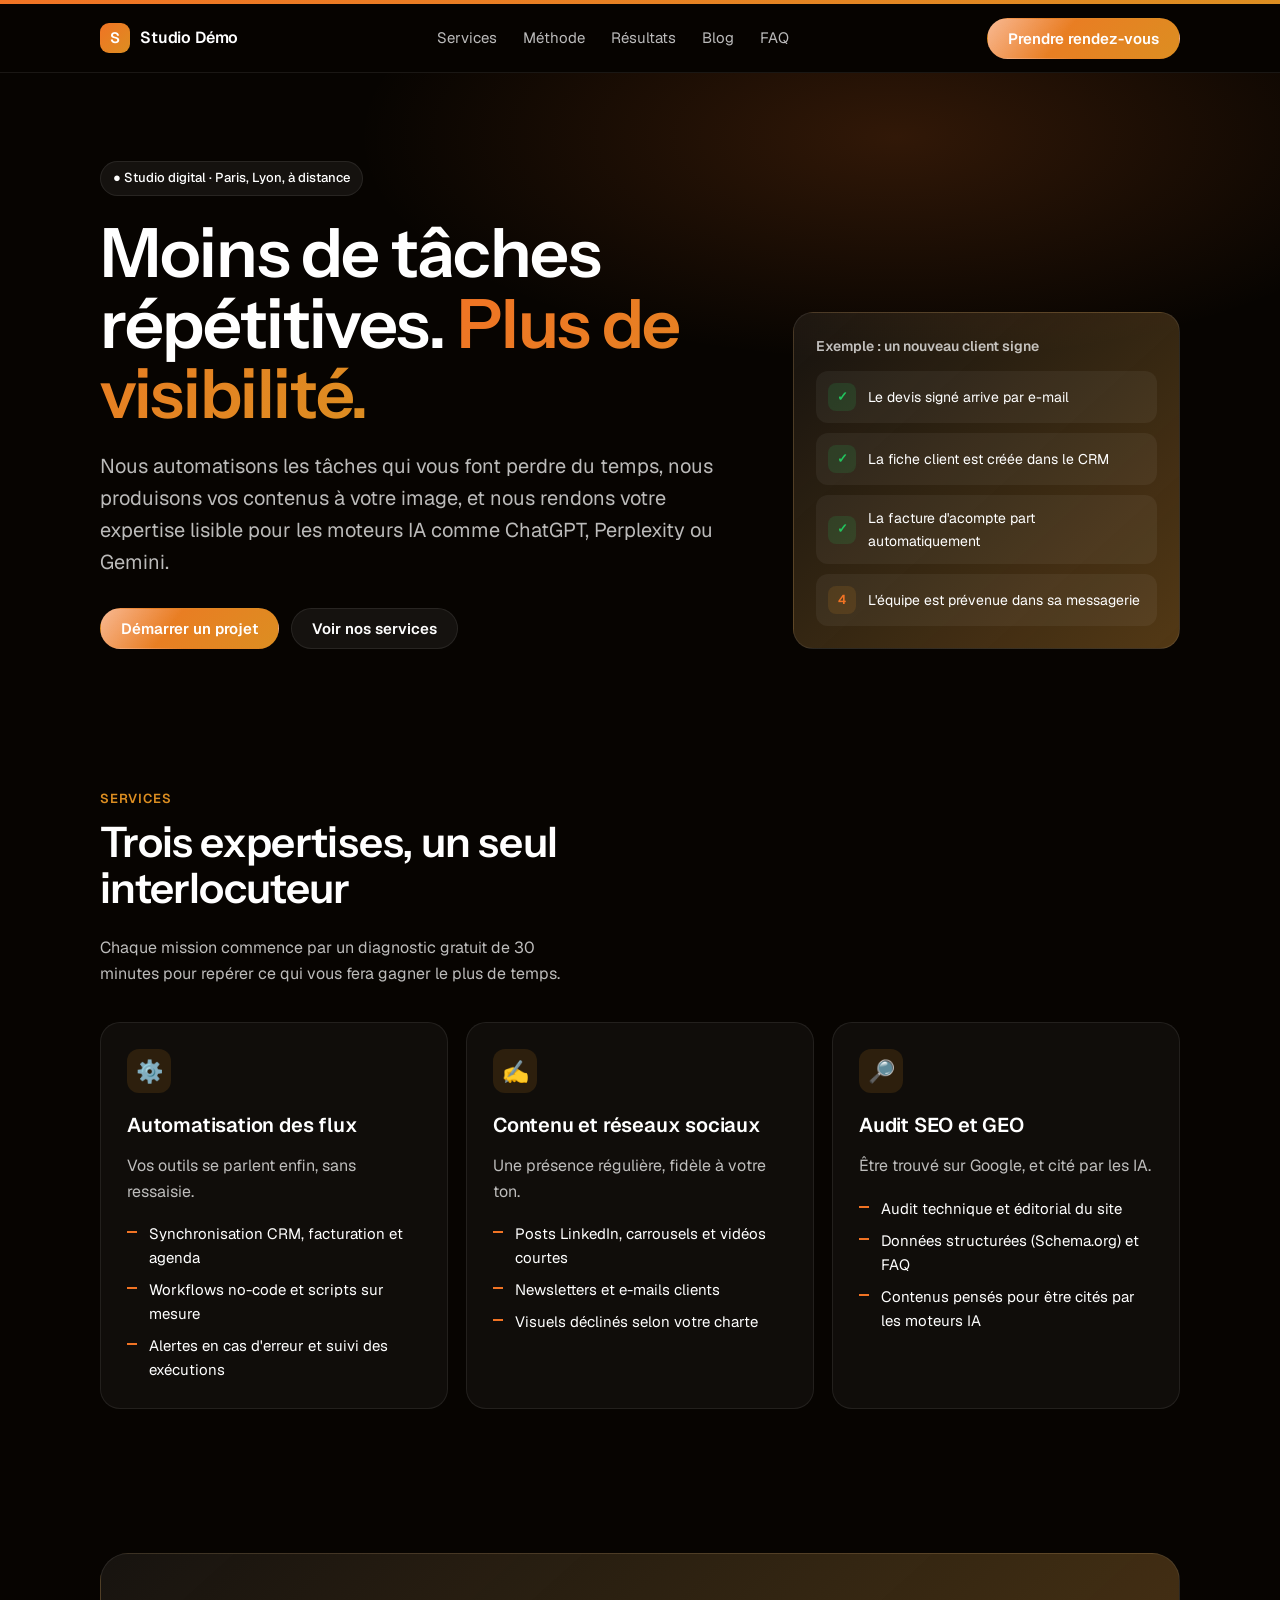
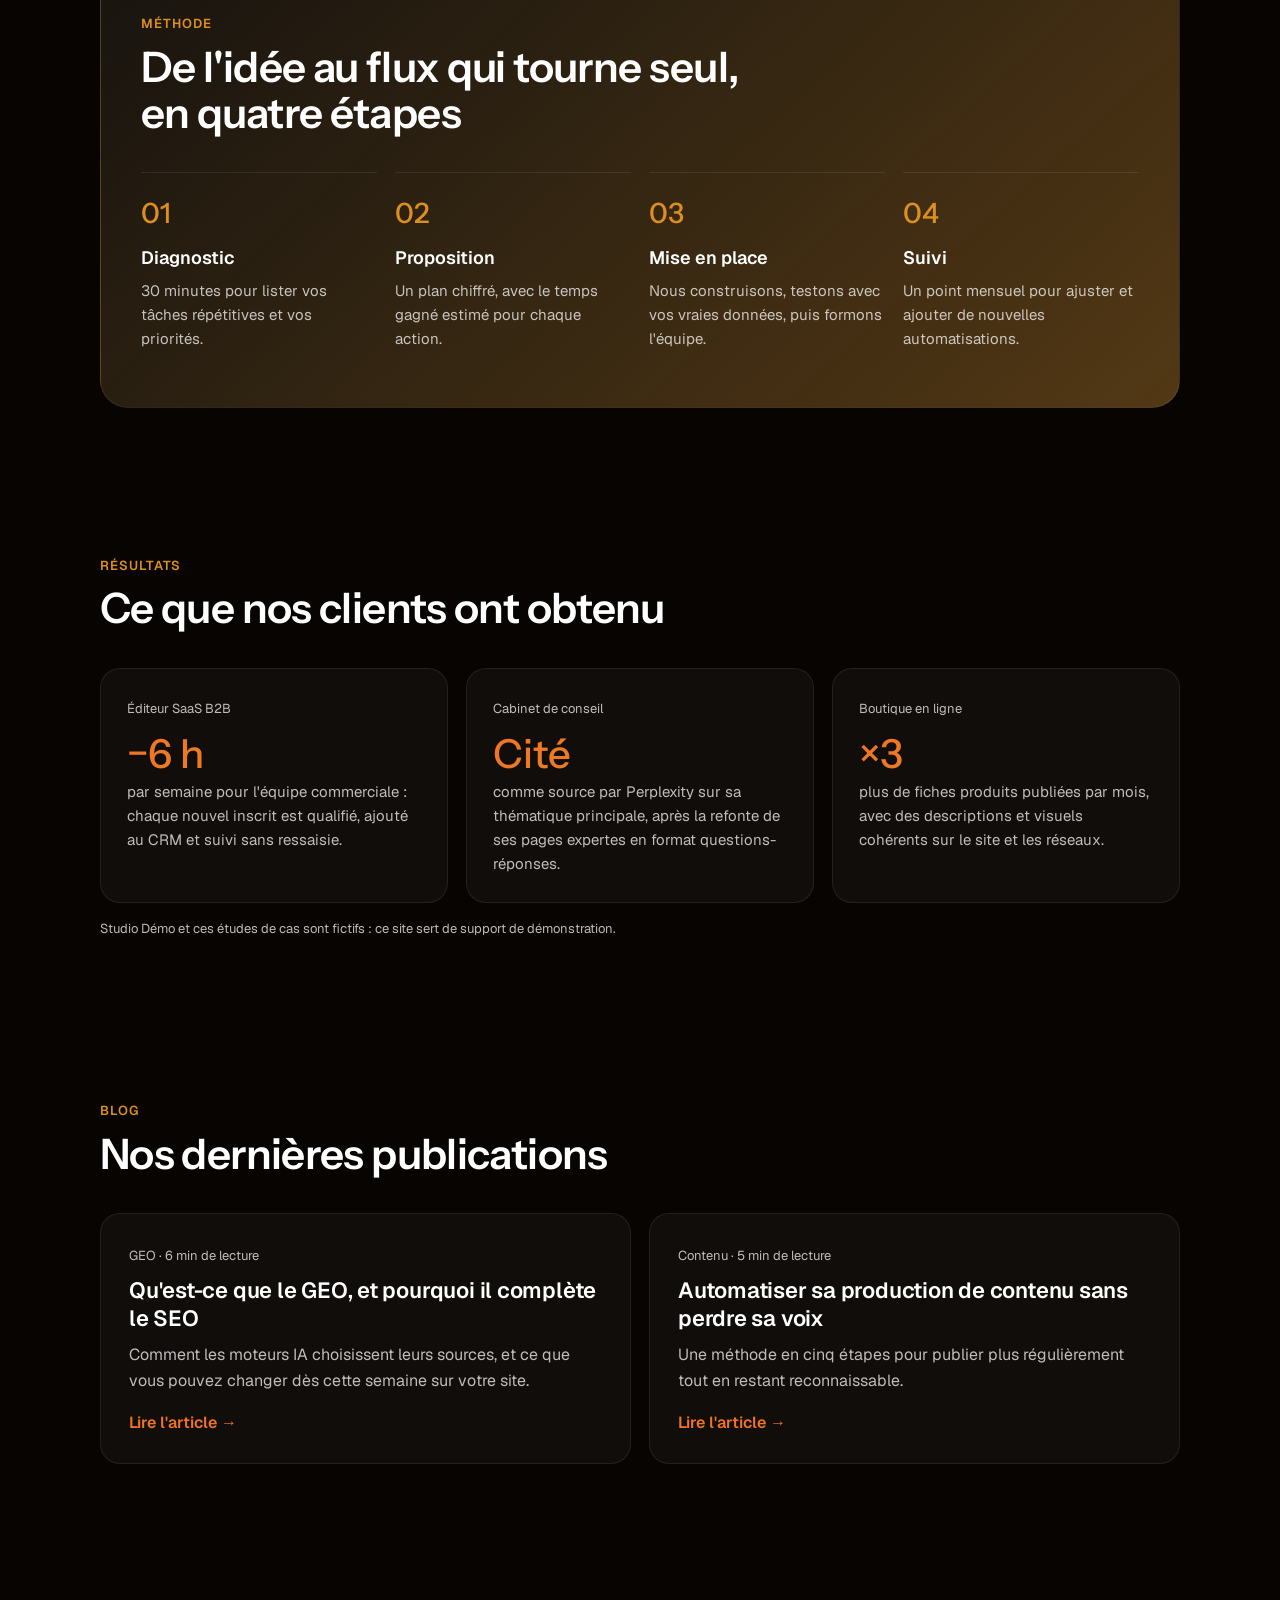
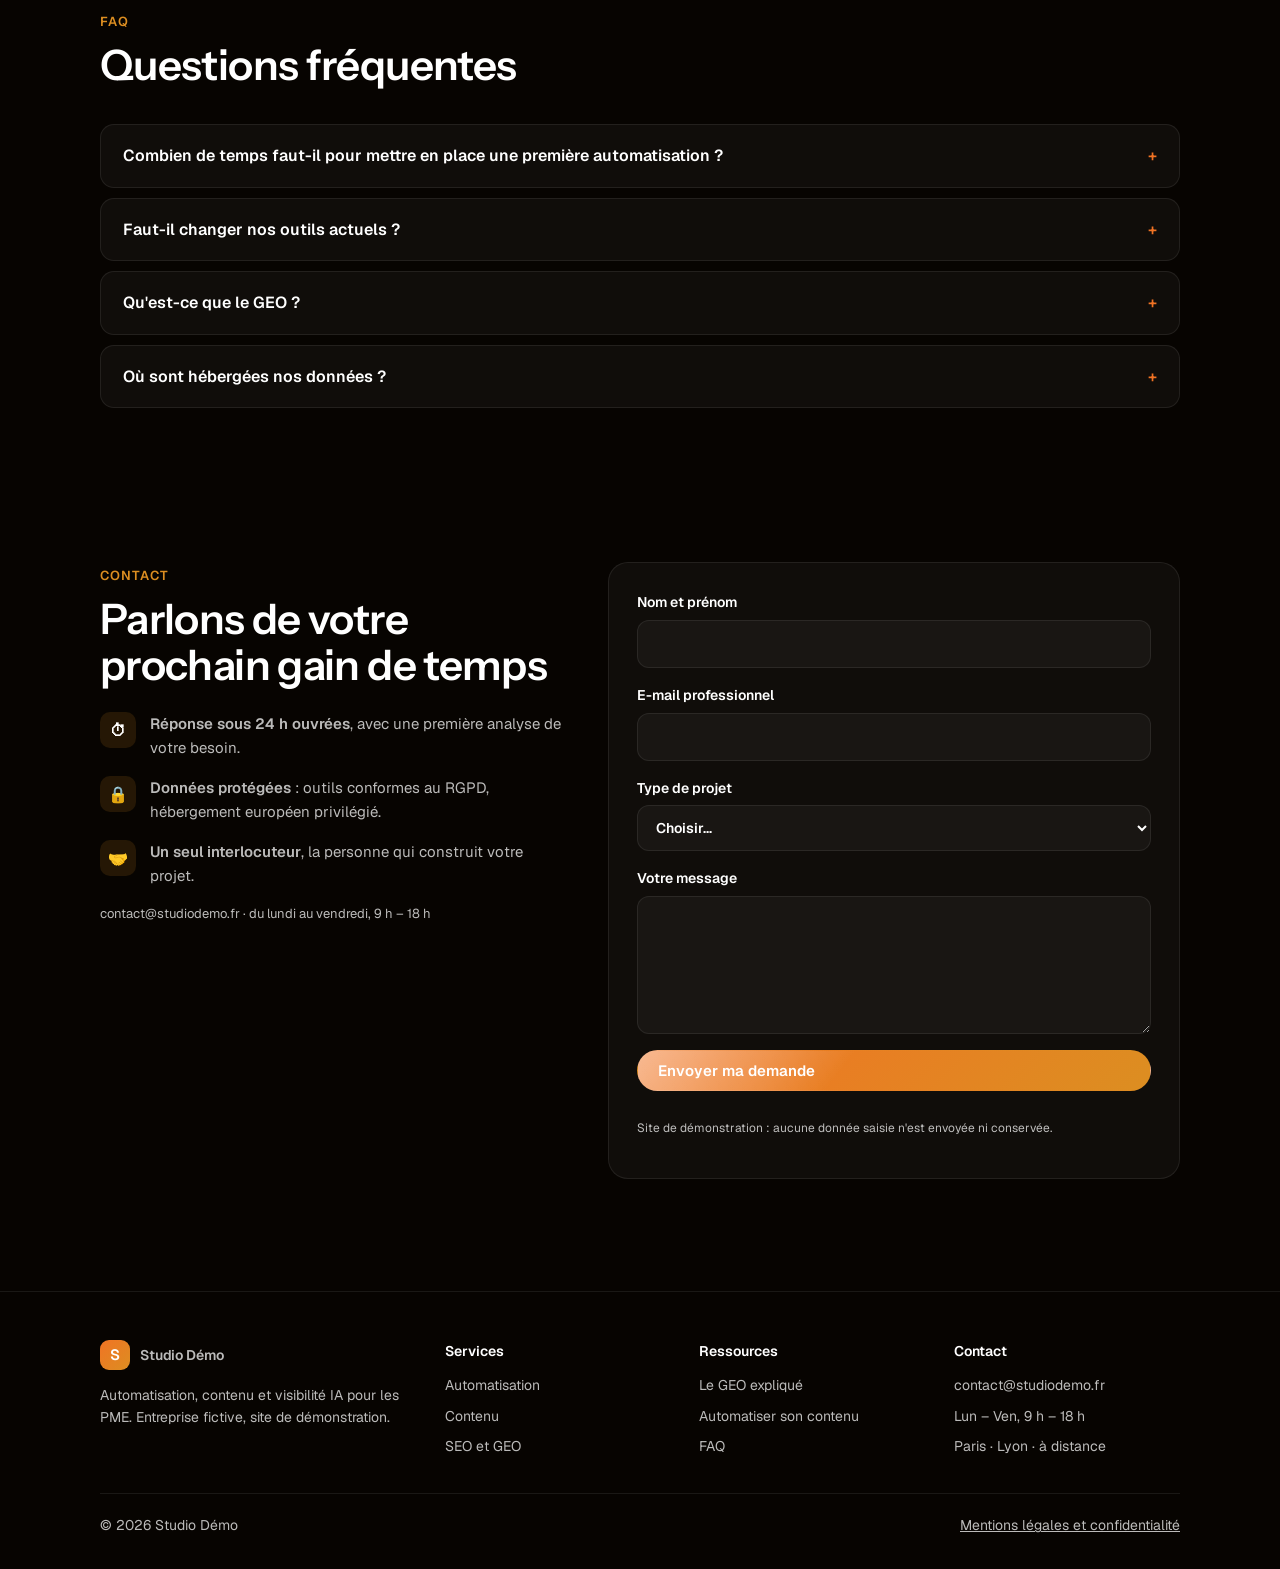
<file: index.html>
<!doctype html>
<html lang="fr">
<head>
<meta charset="utf-8">
<meta name="viewport" content="width=device-width, initial-scale=1">
<title>Studio Démo · Automatisation, contenu et visibilité IA (GEO)</title>
<meta name="description" content="Studio Démo aide les PME à automatiser leurs tâches répétitives, produire leurs contenus et être cités par les moteurs IA (ChatGPT, Perplexity, Gemini). Site de démonstration.">
<meta property="og:title" content="Studio Démo · Automatisation, contenu et GEO">
<meta property="og:description" content="Automatisez vos flux, produisez vos contenus, devenez la source que citent les IA.">
<meta property="og:type" content="website">
<meta http-equiv="Content-Security-Policy" content="default-src 'self'; script-src 'self'; style-src 'self'; font-src 'self'; img-src 'self' data:; connect-src 'none'; form-action 'self'; base-uri 'self'; object-src 'none'">
<meta name="referrer" content="strict-origin-when-cross-origin">
<link rel="stylesheet" href="assets/style.css">
<script type="application/ld+json">
{
  "@context":"https://schema.org",
  "@type":"ProfessionalService",
  "name":"Studio Démo",
  "description":"Studio digital (fictif, site de démonstration) : automatisation des flux métier, production de contenu et optimisation pour les moteurs IA (GEO).",
  "areaServed":["Paris","Lyon","France"],
  "email":"contact@studiodemo.fr",
  "openingHours":"Mo-Fr 09:00-18:00",
  "knowsAbout":["Automatisation","No-code","Création de contenu","SEO","Generative Engine Optimization"]
}
</script>
</head>
<body>
<a class="skip" href="#main">Aller au contenu</a>

<header class="site-header">
  <nav class="wrap nav" aria-label="Navigation principale">
    <a class="logo" href="./"><span class="logo-mark">S</span>Studio Démo</a>
    <button class="menu-toggle" aria-expanded="false" aria-controls="menu">Menu</button>
    <ul class="nav-links" id="menu">
      <li><a href="#services">Services</a></li>
      <li><a href="#methode">Méthode</a></li>
      <li><a href="#resultats">Résultats</a></li>
      <li><a href="#blog">Blog</a></li>
      <li><a href="#faq">FAQ</a></li>
    </ul>
    <a class="btn btn-primary" href="#contact">Prendre rendez-vous</a>
  </nav>
</header>

<main id="main">
  <section class="hero">
    <div class="wrap hero-grid">
      <div>
        <span class="eyebrow">● Studio digital · Paris, Lyon, à distance</span>
        <h1>Moins de tâches répétitives. <em>Plus de visibilité.</em></h1>
        <p class="lead">Nous automatisons les tâches qui vous font perdre du temps, nous produisons vos contenus à votre image, et nous rendons votre expertise lisible pour les moteurs IA comme ChatGPT, Perplexity ou Gemini.</p>
        <div class="cta-row">
          <a class="btn btn-primary" href="#contact">Démarrer un projet</a>
          <a class="btn btn-ghost" href="#services">Voir nos services</a>
        </div>
      </div>
      <aside class="hero-card" aria-label="Exemple de flux automatisé">
        <h2>Exemple : un nouveau client signe</h2>
        <div class="flow">
          <div class="flow-step done"><b>✓</b>Le devis signé arrive par e-mail</div>
          <div class="flow-step done"><b>✓</b>La fiche client est créée dans le CRM</div>
          <div class="flow-step done"><b>✓</b>La facture d'acompte part automatiquement</div>
          <div class="flow-step"><b>4</b>L'équipe est prévenue dans sa messagerie</div>
        </div>
      </aside>
    </div>
  </section>

  <section id="services">
    <div class="wrap">
      <div class="section-head">
        <div>
          <span class="kicker">Services</span>
          <h2 class="title">Trois expertises, un seul interlocuteur</h2>
        </div>
        <p>Chaque mission commence par un diagnostic gratuit de 30 minutes pour repérer ce qui vous fera gagner le plus de temps.</p>
      </div>
      <div class="cards">
        <article class="card">
          <div class="icon" aria-hidden="true">⚙️</div>
          <h3>Automatisation des flux</h3>
          <p>Vos outils se parlent enfin, sans ressaisie.</p>
          <ul>
            <li>Synchronisation CRM, facturation et agenda</li>
            <li>Workflows no-code et scripts sur mesure</li>
            <li>Alertes en cas d'erreur et suivi des exécutions</li>
          </ul>
        </article>
        <article class="card">
          <div class="icon" aria-hidden="true">✍️</div>
          <h3>Contenu et réseaux sociaux</h3>
          <p>Une présence régulière, fidèle à votre ton.</p>
          <ul>
            <li>Posts LinkedIn, carrousels et vidéos courtes</li>
            <li>Newsletters et e-mails clients</li>
            <li>Visuels déclinés selon votre charte</li>
          </ul>
        </article>
        <article class="card">
          <div class="icon" aria-hidden="true">🔎</div>
          <h3>Audit SEO et GEO</h3>
          <p>Être trouvé sur Google, et cité par les IA.</p>
          <ul>
            <li>Audit technique et éditorial du site</li>
            <li>Données structurées (Schema.org) et FAQ</li>
            <li>Contenus pensés pour être cités par les moteurs IA</li>
          </ul>
        </article>
      </div>
    </div>
  </section>

  <section id="methode">
    <div class="wrap">
      <div class="band">
        <span class="kicker">Méthode</span>
        <h2 class="title">De l'idée au flux qui tourne seul, en quatre étapes</h2>
        <div class="steps">
          <div class="step"><h3>Diagnostic</h3><p>30 minutes pour lister vos tâches répétitives et vos priorités.</p></div>
          <div class="step"><h3>Proposition</h3><p>Un plan chiffré, avec le temps gagné estimé pour chaque action.</p></div>
          <div class="step"><h3>Mise en place</h3><p>Nous construisons, testons avec vos vraies données, puis formons l'équipe.</p></div>
          <div class="step"><h3>Suivi</h3><p>Un point mensuel pour ajuster et ajouter de nouvelles automatisations.</p></div>
        </div>
      </div>
    </div>
  </section>

  <section id="resultats">
    <div class="wrap">
      <div class="section-head">
        <div>
          <span class="kicker">Résultats</span>
          <h2 class="title">Ce que nos clients ont obtenu</h2>
        </div>
      </div>
      <div class="cases">
        <article class="case">
          <span class="tag">Éditeur SaaS B2B</span>
          <div class="big">−6 h</div>
          <p>par semaine pour l'équipe commerciale : chaque nouvel inscrit est qualifié, ajouté au CRM et suivi sans ressaisie.</p>
        </article>
        <article class="case">
          <span class="tag">Cabinet de conseil</span>
          <div class="big">Cité</div>
          <p>comme source par Perplexity sur sa thématique principale, après la refonte de ses pages expertes en format questions-réponses.</p>
        </article>
        <article class="case">
          <span class="tag">Boutique en ligne</span>
          <div class="big">×3</div>
          <p>plus de fiches produits publiées par mois, avec des descriptions et visuels cohérents sur le site et les réseaux.</p>
        </article>
      </div>
      <p class="note">Studio Démo et ces études de cas sont fictifs : ce site sert de support de démonstration.</p>
    </div>
  </section>

  <section id="blog">
    <div class="wrap">
      <div class="section-head">
        <div>
          <span class="kicker">Blog</span>
          <h2 class="title">Nos dernières publications</h2>
        </div>
      </div>
      <div class="posts">
        <a class="post" href="article-geo.html">
          <span class="meta">GEO · 6 min de lecture</span>
          <h3>Qu'est-ce que le GEO, et pourquoi il complète le SEO</h3>
          <p>Comment les moteurs IA choisissent leurs sources, et ce que vous pouvez changer dès cette semaine sur votre site.</p>
          <span class="more">Lire l'article →</span>
        </a>
        <a class="post" href="article-contenu.html">
          <span class="meta">Contenu · 5 min de lecture</span>
          <h3>Automatiser sa production de contenu sans perdre sa voix</h3>
          <p>Une méthode en cinq étapes pour publier plus régulièrement tout en restant reconnaissable.</p>
          <span class="more">Lire l'article →</span>
        </a>
      </div>
    </div>
  </section>

  <section id="faq" class="faq">
    <div class="wrap">
      <div class="section-head">
        <div>
          <span class="kicker">FAQ</span>
          <h2 class="title">Questions fréquentes</h2>
        </div>
      </div>
      <details><summary>Combien de temps faut-il pour mettre en place une première automatisation ?</summary><p>En général une à deux semaines pour un premier flux simple (par exemple, devis signé → fiche CRM → facture), tests compris.</p></details>
      <details><summary>Faut-il changer nos outils actuels ?</summary><p>Non. Nous partons de vos outils existants et nous les connectons entre eux. Nous ne proposons un changement que s'il fait gagner un temps important.</p></details>
      <details><summary>Qu'est-ce que le GEO ?</summary><p>Le GEO (Generative Engine Optimization) consiste à rendre vos contenus faciles à comprendre et à citer par les moteurs IA. Il complète le SEO, il ne le remplace pas. <a href="article-geo.html">Lire notre article</a>.</p></details>
      <details><summary>Où sont hébergées nos données ?</summary><p>Nous privilégions des outils hébergés dans l'Union européenne et conformes au RGPD. Chaque outil utilisé est listé dans notre proposition.</p></details>
    </div>
  </section>

  <section id="contact">
    <div class="wrap contact-grid">
      <div>
        <span class="kicker">Contact</span>
        <h2 class="title">Parlons de votre prochain gain de temps</h2>
        <div class="promises">
          <div class="promise"><b aria-hidden="true">⏱</b><p><strong>Réponse sous 24 h ouvrées</strong>, avec une première analyse de votre besoin.</p></div>
          <div class="promise"><b aria-hidden="true">🔒</b><p><strong>Données protégées</strong> : outils conformes au RGPD, hébergement européen privilégié.</p></div>
          <div class="promise"><b aria-hidden="true">🤝</b><p><strong>Un seul interlocuteur</strong>, la personne qui construit votre projet.</p></div>
        </div>
        <p class="note">contact@studiodemo.fr · du lundi au vendredi, 9 h – 18 h</p>
      </div>
      <form id="contact-form" novalidate>
        <label>Nom et prénom<input name="nom" required autocomplete="name"></label>
        <label>E-mail professionnel<input name="email" type="email" required autocomplete="email"></label>
        <label>Type de projet
          <select name="sujet" required>
            <option value="">Choisir…</option>
            <option>Automatisation des flux</option>
            <option>Contenu et réseaux sociaux</option>
            <option>Audit SEO et GEO</option>
            <option>Autre</option>
          </select>
        </label>
        <label>Votre message<textarea name="message" rows="5" required></textarea></label>
        <button class="btn btn-primary" type="submit">Envoyer ma demande</button>
        <p class="form-msg" role="status">Merci ! Ceci est un site de démonstration : votre message n'a été transmis à personne.</p>
        <p class="demo-flag">Site de démonstration : aucune donnée saisie n'est envoyée ni conservée.</p>
      </form>
    </div>
  </section>
</main>

<footer class="site-footer">
  <div class="wrap">
    <div class="foot">
      <div><a class="logo" href="./"><span class="logo-mark">S</span>Studio Démo</a><p>Automatisation, contenu et visibilité IA pour les PME. Entreprise fictive, site de démonstration.</p></div>
      <div><h4>Services</h4><ul><li><a href="#services">Automatisation</a></li><li><a href="#services">Contenu</a></li><li><a href="#services">SEO et GEO</a></li></ul></div>
      <div><h4>Ressources</h4><ul><li><a href="article-geo.html">Le GEO expliqué</a></li><li><a href="article-contenu.html">Automatiser son contenu</a></li><li><a href="#faq">FAQ</a></li></ul></div>
      <div><h4>Contact</h4><ul><li>contact@studiodemo.fr</li><li>Lun – Ven, 9 h – 18 h</li><li>Paris · Lyon · à distance</li></ul></div>
    </div>
    <div class="legal"><span>© <span data-year>2026</span> Studio Démo</span><a href="mentions-legales.html">Mentions légales et confidentialité</a></div>
  </div>
</footer>
<script src="assets/site.js"></script>
</body>
</html>
</file>
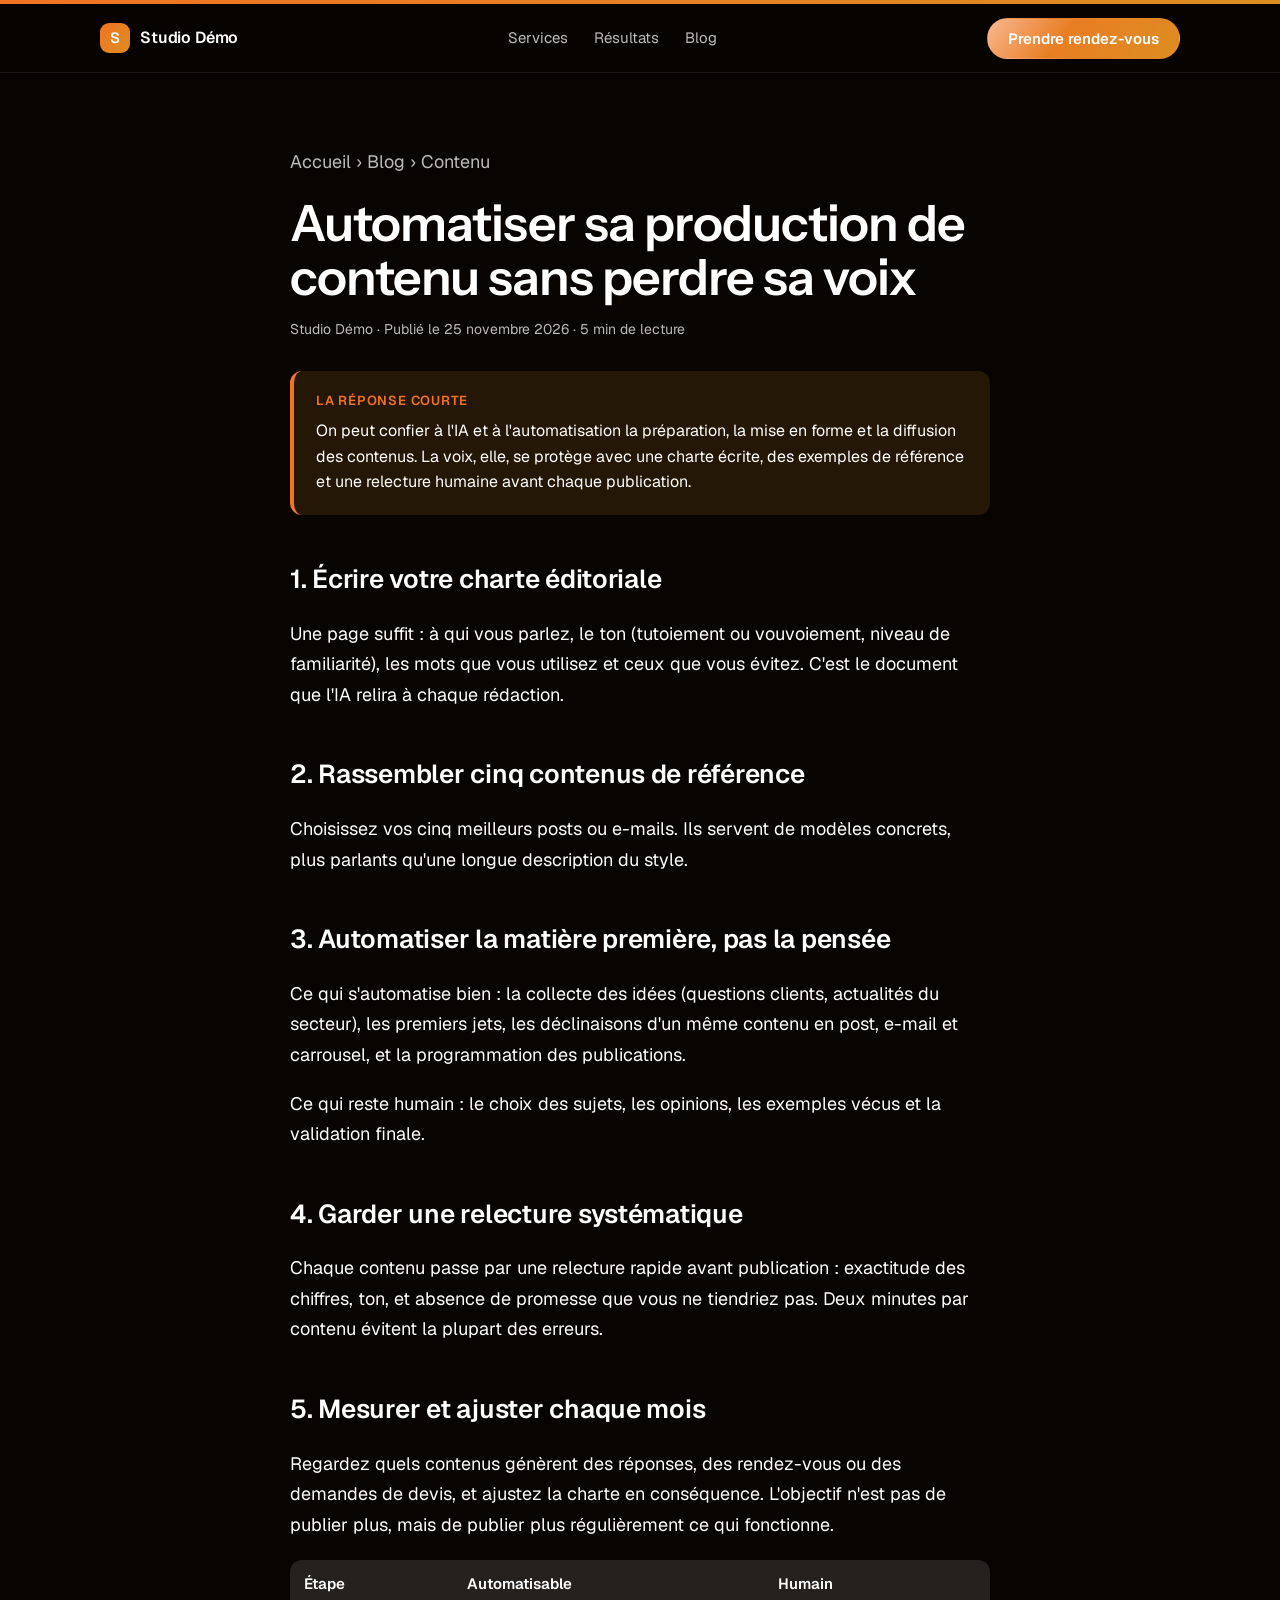
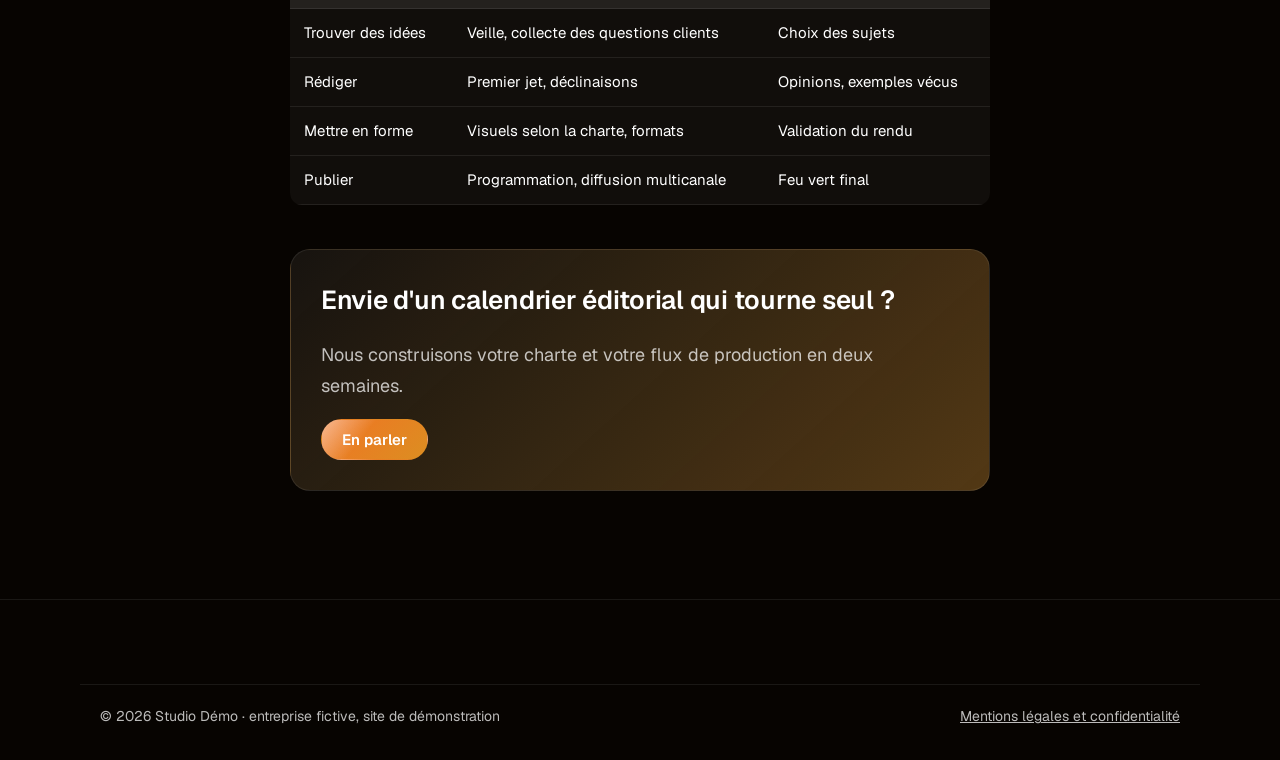
<file: article-contenu.html>
<!doctype html>
<html lang="fr">
<head>
<meta charset="utf-8">
<meta name="viewport" content="width=device-width, initial-scale=1">
<title>Automatiser sa production de contenu sans perdre sa voix · Studio Démo</title>
<meta name="description" content="Une méthode en cinq étapes pour publier plus régulièrement grâce à l'IA et à l'automatisation, tout en gardant un ton reconnaissable.">
<meta http-equiv="Content-Security-Policy" content="default-src 'self'; script-src 'self'; style-src 'self'; font-src 'self'; img-src 'self' data:; connect-src 'none'; form-action 'self'; base-uri 'self'; object-src 'none'">
<meta name="referrer" content="strict-origin-when-cross-origin">
<link rel="stylesheet" href="assets/style.css">
<script type="application/ld+json">
{"@context":"https://schema.org","@type":"Article","headline":"Automatiser sa production de contenu sans perdre sa voix","author":{"@type":"Organization","name":"Studio Démo"},"datePublished":"2026-11-25","inLanguage":"fr"}
</script>
</head>
<body>
<header class="site-header">
  <nav class="wrap nav" aria-label="Navigation principale">
    <a class="logo" href="./"><span class="logo-mark">S</span>Studio Démo</a>
    <button class="menu-toggle" aria-expanded="false" aria-controls="menu">Menu</button>
    <ul class="nav-links" id="menu">
      <li><a href="./#services">Services</a></li>
      <li><a href="./#resultats">Résultats</a></li>
      <li><a href="./#blog">Blog</a></li>
    </ul>
    <a class="btn btn-primary" href="./#contact">Prendre rendez-vous</a>
  </nav>
</header>

<main class="article">
  <p class="crumbs"><a href="./">Accueil</a> › <a href="./#blog">Blog</a> › Contenu</p>
  <h1>Automatiser sa production de contenu sans perdre sa voix</h1>
  <p class="byline">Studio Démo · Publié le 25 novembre 2026 · 5 min de lecture</p>

  <div class="answer">
    <strong>La réponse courte</strong>
    On peut confier à l'IA et à l'automatisation la préparation, la mise en forme et la diffusion des contenus. La voix, elle, se protège avec une charte écrite, des exemples de référence et une relecture humaine avant chaque publication.
  </div>

  <h2>1. Écrire votre charte éditoriale</h2>
  <p>Une page suffit : à qui vous parlez, le ton (tutoiement ou vouvoiement, niveau de familiarité), les mots que vous utilisez et ceux que vous évitez. C'est le document que l'IA relira à chaque rédaction.</p>

  <h2>2. Rassembler cinq contenus de référence</h2>
  <p>Choisissez vos cinq meilleurs posts ou e-mails. Ils servent de modèles concrets, plus parlants qu'une longue description du style.</p>

  <h2>3. Automatiser la matière première, pas la pensée</h2>
  <p>Ce qui s'automatise bien : la collecte des idées (questions clients, actualités du secteur), les premiers jets, les déclinaisons d'un même contenu en post, e-mail et carrousel, et la programmation des publications.</p>
  <p>Ce qui reste humain : le choix des sujets, les opinions, les exemples vécus et la validation finale.</p>

  <h2>4. Garder une relecture systématique</h2>
  <p>Chaque contenu passe par une relecture rapide avant publication : exactitude des chiffres, ton, et absence de promesse que vous ne tiendriez pas. Deux minutes par contenu évitent la plupart des erreurs.</p>

  <h2>5. Mesurer et ajuster chaque mois</h2>
  <p>Regardez quels contenus génèrent des réponses, des rendez-vous ou des demandes de devis, et ajustez la charte en conséquence. L'objectif n'est pas de publier plus, mais de publier plus régulièrement ce qui fonctionne.</p>

  <div class="table-wrap">
    <table>
      <thead><tr><th>Étape</th><th>Automatisable</th><th>Humain</th></tr></thead>
      <tbody>
        <tr><td>Trouver des idées</td><td>Veille, collecte des questions clients</td><td>Choix des sujets</td></tr>
        <tr><td>Rédiger</td><td>Premier jet, déclinaisons</td><td>Opinions, exemples vécus</td></tr>
        <tr><td>Mettre en forme</td><td>Visuels selon la charte, formats</td><td>Validation du rendu</td></tr>
        <tr><td>Publier</td><td>Programmation, diffusion multicanale</td><td>Feu vert final</td></tr>
      </tbody>
    </table>
  </div>

  <div class="cta-box">
    <h2>Envie d'un calendrier éditorial qui tourne seul ?</h2>
    <p>Nous construisons votre charte et votre flux de production en deux semaines.</p>
    <a class="btn" href="./#contact">En parler</a>
  </div>
</main>

<footer class="site-footer">
  <div class="wrap legal"><span>© <span data-year>2026</span> Studio Démo · entreprise fictive, site de démonstration</span><a href="mentions-legales.html">Mentions légales et confidentialité</a></div>
</footer>
<script src="assets/site.js"></script>
</body>
</html>
</file>
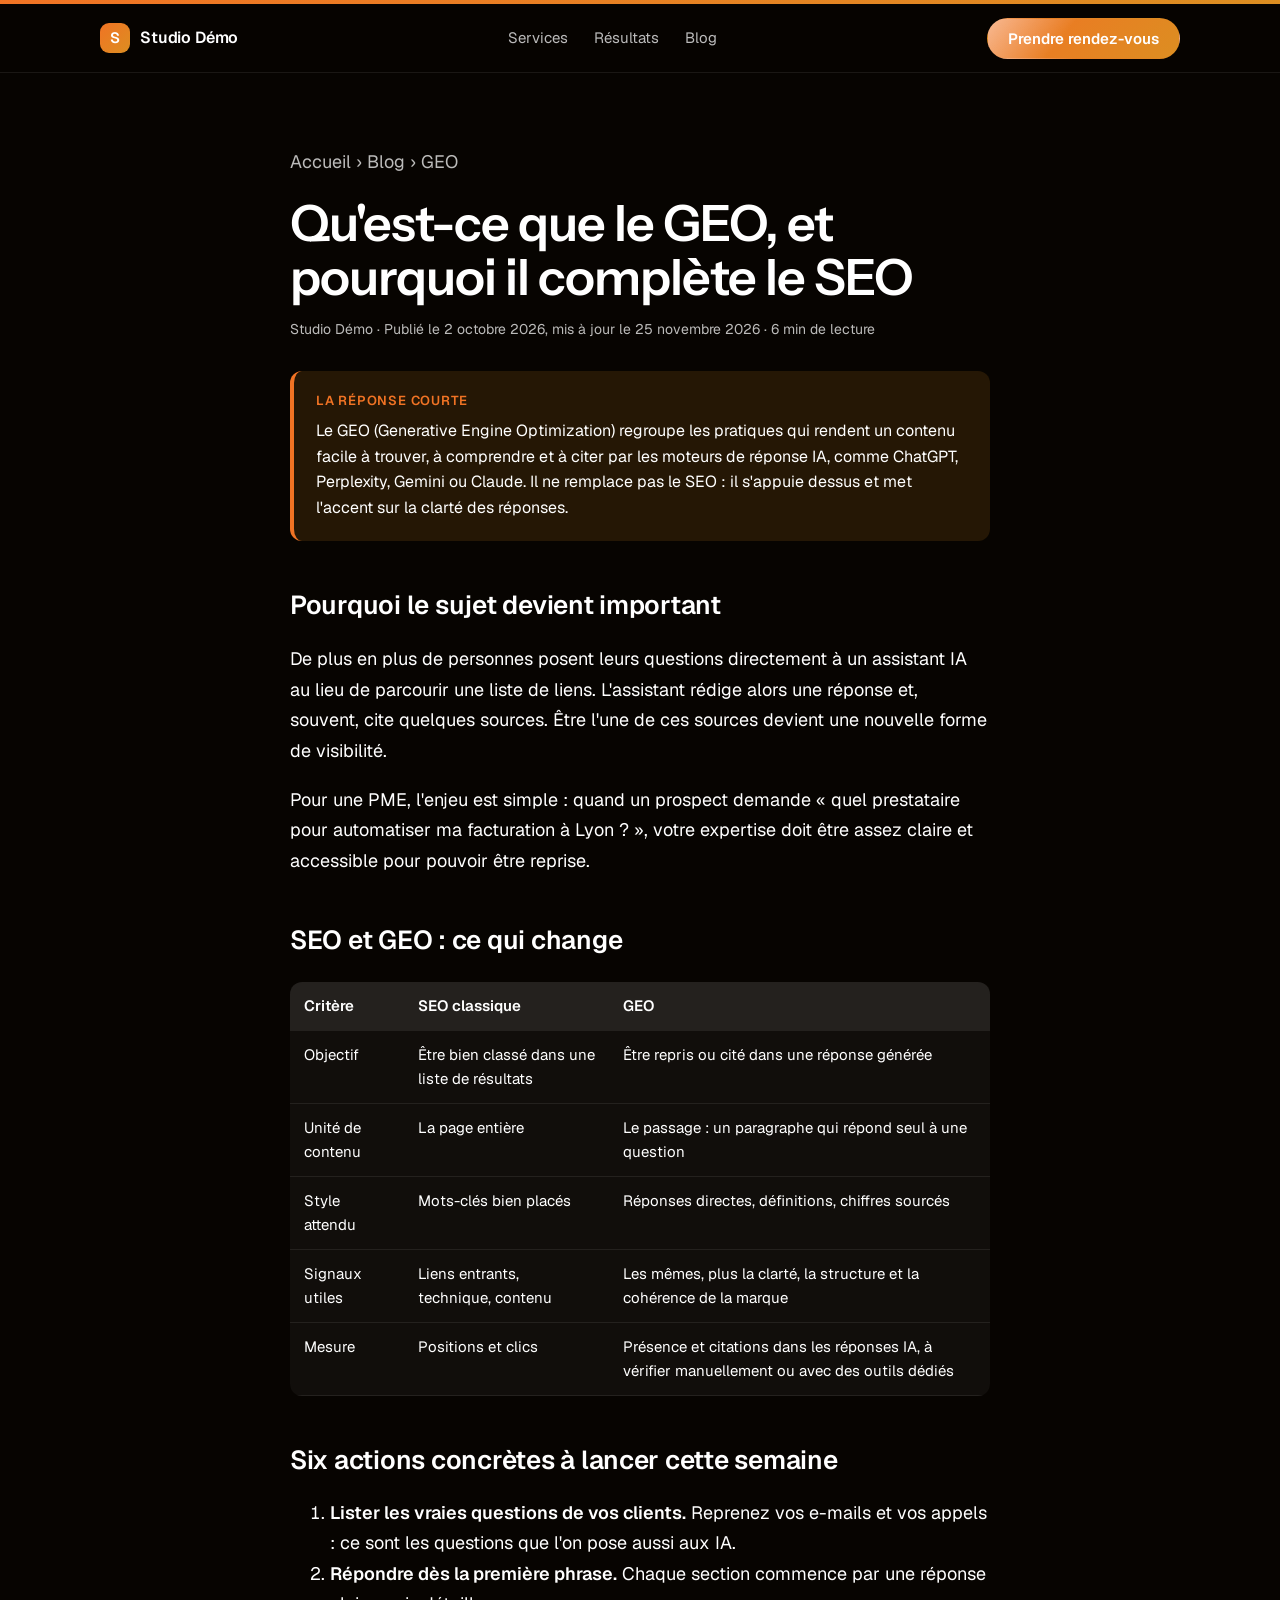
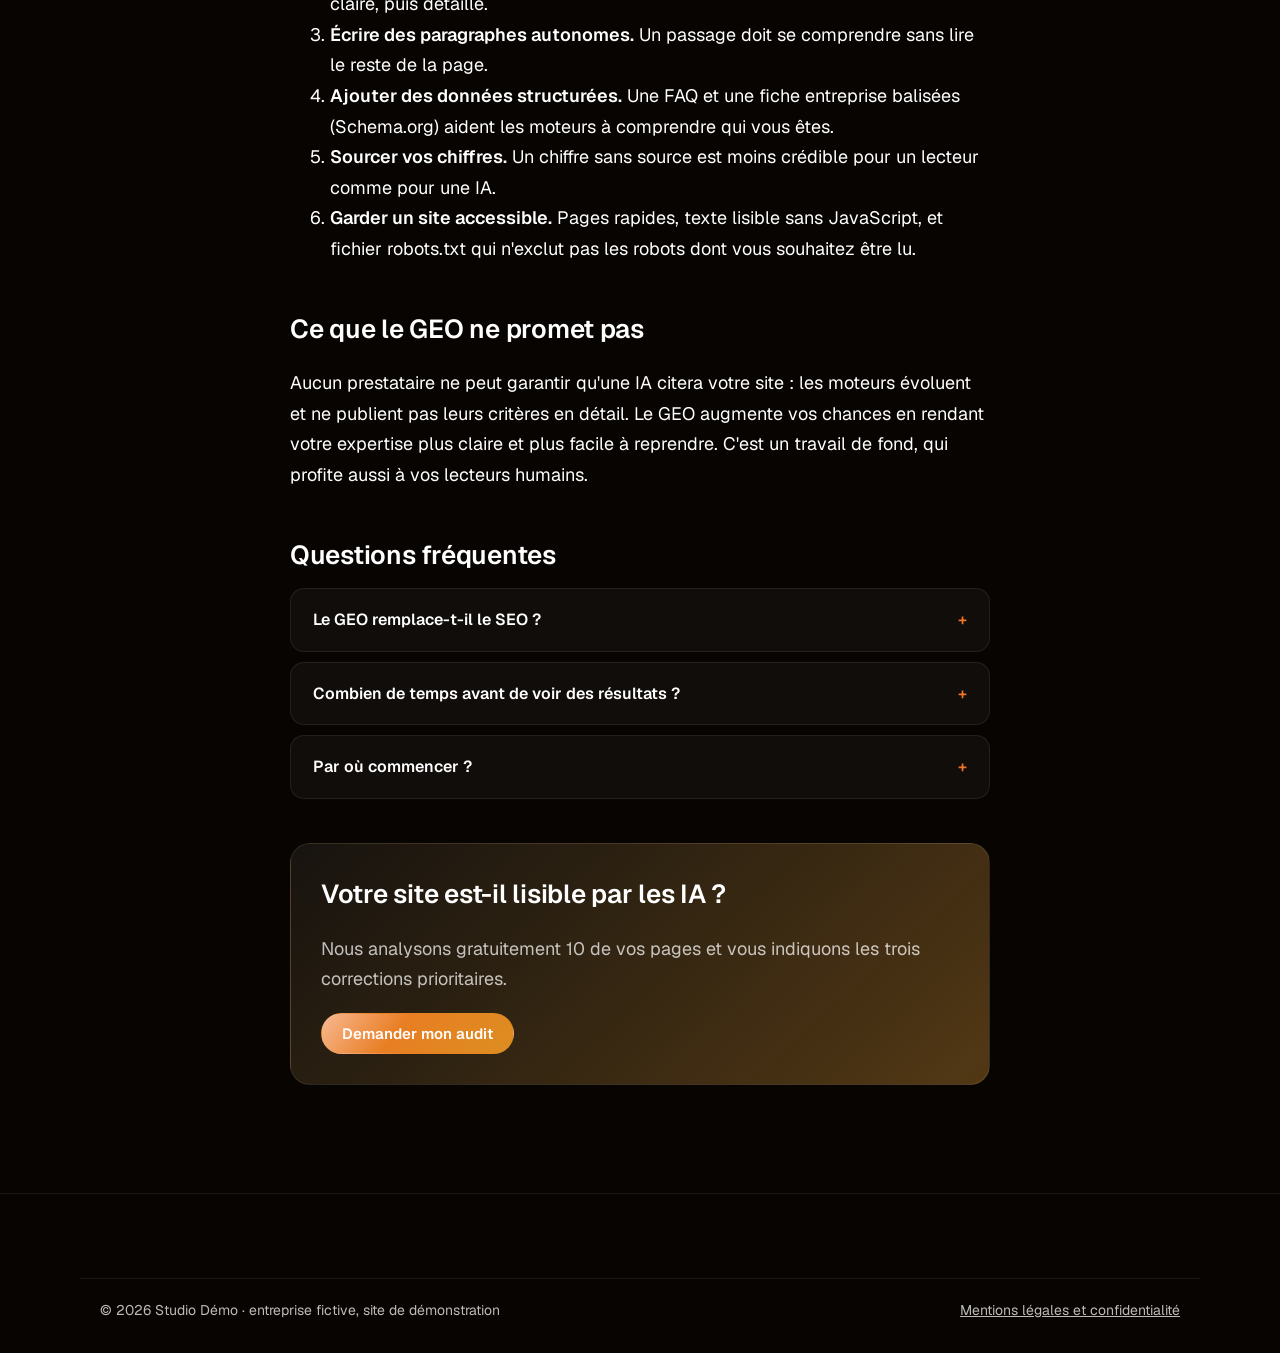
<file: article-geo.html>
<!doctype html>
<html lang="fr">
<head>
<meta charset="utf-8">
<meta name="viewport" content="width=device-width, initial-scale=1">
<title>Qu'est-ce que le GEO, et pourquoi il complète le SEO · Studio Démo</title>
<meta name="description" content="Le GEO (Generative Engine Optimization) rend vos contenus faciles à comprendre et à citer par les moteurs IA. Définition, différences avec le SEO et 6 actions concrètes.">
<meta http-equiv="Content-Security-Policy" content="default-src 'self'; script-src 'self'; style-src 'self'; font-src 'self'; img-src 'self' data:; connect-src 'none'; form-action 'self'; base-uri 'self'; object-src 'none'">
<meta name="referrer" content="strict-origin-when-cross-origin">
<link rel="stylesheet" href="assets/style.css">
<script type="application/ld+json">
{
  "@context":"https://schema.org",
  "@graph":[
    {"@type":"Article","headline":"Qu'est-ce que le GEO, et pourquoi il complète le SEO","author":{"@type":"Organization","name":"Studio Démo"},"datePublished":"2026-10-02","dateModified":"2026-11-25","inLanguage":"fr"},
    {"@type":"FAQPage","mainEntity":[
      {"@type":"Question","name":"Qu'est-ce que le GEO ?","acceptedAnswer":{"@type":"Answer","text":"Le GEO (Generative Engine Optimization) regroupe les pratiques qui rendent un contenu facile à trouver, à comprendre et à citer par les moteurs de réponse IA comme ChatGPT, Perplexity, Gemini ou Claude."}},
      {"@type":"Question","name":"Le GEO remplace-t-il le SEO ?","acceptedAnswer":{"@type":"Answer","text":"Non. Le GEO s'appuie sur les bases du SEO (site accessible, rapide, contenus de qualité) et y ajoute une attention particulière à la clarté et à la citabilité des réponses."}},
      {"@type":"Question","name":"Par où commencer ?","acceptedAnswer":{"@type":"Answer","text":"Identifier les 10 questions que vos clients posent le plus, et y répondre clairement sur votre site, chacune dans un paragraphe autonome, avec une FAQ balisée en données structurées."}}
    ]}
  ]
}
</script>
</head>
<body>
<header class="site-header">
  <nav class="wrap nav" aria-label="Navigation principale">
    <a class="logo" href="./"><span class="logo-mark">S</span>Studio Démo</a>
    <button class="menu-toggle" aria-expanded="false" aria-controls="menu">Menu</button>
    <ul class="nav-links" id="menu">
      <li><a href="./#services">Services</a></li>
      <li><a href="./#resultats">Résultats</a></li>
      <li><a href="./#blog">Blog</a></li>
    </ul>
    <a class="btn btn-primary" href="./#contact">Prendre rendez-vous</a>
  </nav>
</header>

<main class="article">
  <p class="crumbs"><a href="./">Accueil</a> › <a href="./#blog">Blog</a> › GEO</p>
  <h1>Qu'est-ce que le GEO, et pourquoi il complète le SEO</h1>
  <p class="byline">Studio Démo · Publié le 2 octobre 2026, mis à jour le 25 novembre 2026 · 6 min de lecture</p>

  <div class="answer">
    <strong>La réponse courte</strong>
    Le GEO (Generative Engine Optimization) regroupe les pratiques qui rendent un contenu facile à trouver, à comprendre et à citer par les moteurs de réponse IA, comme ChatGPT, Perplexity, Gemini ou Claude. Il ne remplace pas le SEO : il s'appuie dessus et met l'accent sur la clarté des réponses.
  </div>

  <h2>Pourquoi le sujet devient important</h2>
  <p>De plus en plus de personnes posent leurs questions directement à un assistant IA au lieu de parcourir une liste de liens. L'assistant rédige alors une réponse et, souvent, cite quelques sources. Être l'une de ces sources devient une nouvelle forme de visibilité.</p>
  <p>Pour une PME, l'enjeu est simple : quand un prospect demande « quel prestataire pour automatiser ma facturation à Lyon ? », votre expertise doit être assez claire et accessible pour pouvoir être reprise.</p>

  <h2>SEO et GEO : ce qui change</h2>
  <div class="table-wrap">
    <table>
      <thead><tr><th>Critère</th><th>SEO classique</th><th>GEO</th></tr></thead>
      <tbody>
        <tr><td>Objectif</td><td>Être bien classé dans une liste de résultats</td><td>Être repris ou cité dans une réponse générée</td></tr>
        <tr><td>Unité de contenu</td><td>La page entière</td><td>Le passage : un paragraphe qui répond seul à une question</td></tr>
        <tr><td>Style attendu</td><td>Mots-clés bien placés</td><td>Réponses directes, définitions, chiffres sourcés</td></tr>
        <tr><td>Signaux utiles</td><td>Liens entrants, technique, contenu</td><td>Les mêmes, plus la clarté, la structure et la cohérence de la marque</td></tr>
        <tr><td>Mesure</td><td>Positions et clics</td><td>Présence et citations dans les réponses IA, à vérifier manuellement ou avec des outils dédiés</td></tr>
      </tbody>
    </table>
  </div>

  <h2>Six actions concrètes à lancer cette semaine</h2>
  <ol>
    <li><strong>Lister les vraies questions de vos clients.</strong> Reprenez vos e-mails et vos appels : ce sont les questions que l'on pose aussi aux IA.</li>
    <li><strong>Répondre dès la première phrase.</strong> Chaque section commence par une réponse claire, puis détaille.</li>
    <li><strong>Écrire des paragraphes autonomes.</strong> Un passage doit se comprendre sans lire le reste de la page.</li>
    <li><strong>Ajouter des données structurées.</strong> Une FAQ et une fiche entreprise balisées (Schema.org) aident les moteurs à comprendre qui vous êtes.</li>
    <li><strong>Sourcer vos chiffres.</strong> Un chiffre sans source est moins crédible pour un lecteur comme pour une IA.</li>
    <li><strong>Garder un site accessible.</strong> Pages rapides, texte lisible sans JavaScript, et fichier robots.txt qui n'exclut pas les robots dont vous souhaitez être lu.</li>
  </ol>

  <h2>Ce que le GEO ne promet pas</h2>
  <p>Aucun prestataire ne peut garantir qu'une IA citera votre site : les moteurs évoluent et ne publient pas leurs critères en détail. Le GEO augmente vos chances en rendant votre expertise plus claire et plus facile à reprendre. C'est un travail de fond, qui profite aussi à vos lecteurs humains.</p>

  <h2>Questions fréquentes</h2>
  <div class="faq">
    <details><summary>Le GEO remplace-t-il le SEO ?</summary><p>Non. Un site lent, mal structuré ou sans contenu de qualité aura du mal dans les deux cas. Le GEO prolonge le SEO.</p></details>
    <details><summary>Combien de temps avant de voir des résultats ?</summary><p>Cela dépend de votre secteur et de la concurrence. Nous recommandons de mesurer la présence de votre marque dans les réponses IA tous les mois, sur une liste fixe de questions.</p></details>
    <details><summary>Par où commencer ?</summary><p>Par vos 10 questions clients les plus fréquentes, avec une réponse claire pour chacune sur votre site.</p></details>
  </div>

  <div class="cta-box">
    <h2>Votre site est-il lisible par les IA ?</h2>
    <p>Nous analysons gratuitement 10 de vos pages et vous indiquons les trois corrections prioritaires.</p>
    <a class="btn" href="./#contact">Demander mon audit</a>
  </div>
</main>

<footer class="site-footer">
  <div class="wrap legal"><span>© <span data-year>2026</span> Studio Démo · entreprise fictive, site de démonstration</span><a href="mentions-legales.html">Mentions légales et confidentialité</a></div>
</footer>
<script src="assets/site.js"></script>
</body>
</html>
</file>
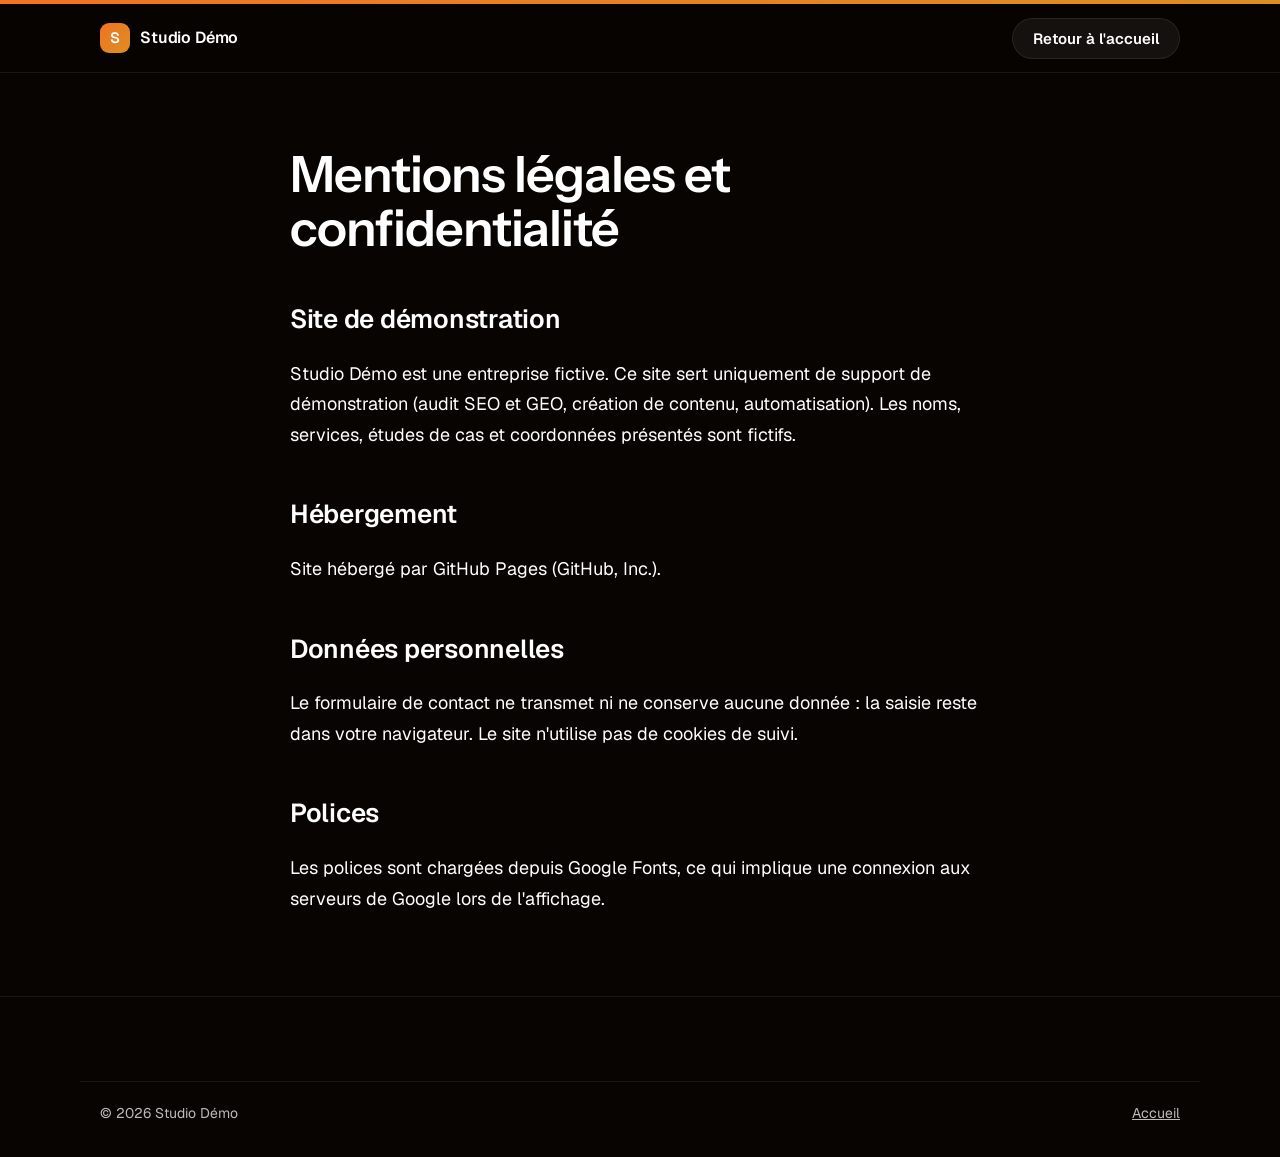
<file: mentions-legales.html>
<!doctype html>
<html lang="fr">
<head>
<meta charset="utf-8">
<meta name="viewport" content="width=device-width, initial-scale=1">
<title>Mentions légales et confidentialité · Studio Démo</title>
<meta name="robots" content="noindex">
<meta http-equiv="Content-Security-Policy" content="default-src 'self'; script-src 'self'; style-src 'self'; font-src 'self'; img-src 'self' data:; connect-src 'none'; form-action 'self'; base-uri 'self'; object-src 'none'">
<meta name="referrer" content="strict-origin-when-cross-origin">
<link rel="stylesheet" href="assets/style.css">
</head>
<body>
<header class="site-header">
  <nav class="wrap nav" aria-label="Navigation principale">
    <a class="logo" href="./"><span class="logo-mark">S</span>Studio Démo</a>
    <a class="btn btn-ghost" href="./">Retour à l'accueil</a>
  </nav>
</header>
<main class="article">
  <h1>Mentions légales et confidentialité</h1>
  <h2>Site de démonstration</h2>
  <p>Studio Démo est une entreprise fictive. Ce site sert uniquement de support de démonstration (audit SEO et GEO, création de contenu, automatisation). Les noms, services, études de cas et coordonnées présentés sont fictifs.</p>
  <h2>Hébergement</h2>
  <p>Site hébergé par GitHub Pages (GitHub, Inc.).</p>
  <h2>Données personnelles</h2>
  <p>Le formulaire de contact ne transmet ni ne conserve aucune donnée : la saisie reste dans votre navigateur. Le site n'utilise pas de cookies de suivi.</p>
  <h2>Polices</h2>
  <p>Les polices sont chargées depuis Google Fonts, ce qui implique une connexion aux serveurs de Google lors de l'affichage.</p>
</main>
<footer class="site-footer">
  <div class="wrap legal"><span>© <span data-year>2026</span> Studio Démo</span><a href="./">Accueil</a></div>
</footer>
<script src="assets/site.js"></script>
</body>
</html>
</file>
<file: assets/style.css>
/* Polices hébergées localement (SIL Open Font License 1.1, voir assets/fonts/LICENSE-*.txt) : aucune requête vers Google Fonts. */
@font-face{font-family:"Geist";font-style:normal;font-weight:400;font-display:swap;src:url(fonts/geist-latin-400-normal.woff2) format("woff2")}
@font-face{font-family:"Geist";font-style:normal;font-weight:500;font-display:swap;src:url(fonts/geist-latin-500-normal.woff2) format("woff2")}
@font-face{font-family:"Geist";font-style:normal;font-weight:600;font-display:swap;src:url(fonts/geist-latin-600-normal.woff2) format("woff2")}
@font-face{font-family:"Instrument Sans";font-style:normal;font-weight:500;font-display:swap;src:url(fonts/instrument-sans-latin-500-normal.woff2) format("woff2")}
@font-face{font-family:"Instrument Sans";font-style:normal;font-weight:600;font-display:swap;src:url(fonts/instrument-sans-latin-600-normal.woff2) format("woff2")}
:root{
  --bg:#070401; --surface:rgba(255,255,255,.04); --ink:#ffffff; --muted:rgba(255,255,255,.73); --line:rgba(255,255,255,.08);
  --brand:#f17324; --brand-ink:#ffffff; --accent:#dc8e21; --soft:rgba(220,142,33,.14);
  --grad:linear-gradient(136deg,#f17324 -1.65%,#dc8e21 100.28%);
  --grad-btn:linear-gradient(308deg,rgba(255,255,255,0) 59.89%,rgba(255,255,255,.5) 100%),linear-gradient(136deg,#f17324 -1.65%,#dc8e21 100.28%);
  --glass:linear-gradient(138deg,rgba(220,142,33,0) -2.68%,rgba(220,142,33,.32) 103.93%),rgba(255,255,255,.06);
  --radius:20px; --max:1120px;
  --font:"Geist",Arial,sans-serif;
  --display:"Instrument Sans",Arial,sans-serif;
}
*{box-sizing:border-box}
html{scroll-behavior:smooth}
body{margin:0;background:var(--bg);color:var(--ink);font:16px/1.6 var(--font);-webkit-font-smoothing:antialiased}
img{max-width:100%;display:block}
a{color:inherit}
.wrap{max-width:var(--max);margin:0 auto;padding:0 20px}
.skip{position:absolute;left:-999px}.skip:focus{left:12px;top:12px;background:#fff;padding:8px 12px;z-index:99}

/* Header */
.site-header{position:sticky;top:0;z-index:20;background:rgba(255,255,255,.9);backdrop-filter:blur(10px);border-bottom:1px solid var(--line)}
.nav{display:flex;align-items:center;justify-content:space-between;height:68px;gap:16px}
.logo{display:flex;align-items:center;gap:10px;font-weight:700;text-decoration:none;letter-spacing:-.01em}
.logo-mark{width:30px;height:30px;border-radius:9px;background:var(--grad);display:grid;place-items:center;color:#fff;font-size:15px}
.nav-links{display:flex;gap:26px;list-style:none;margin:0;padding:0}
.nav-links a{text-decoration:none;color:var(--muted);font-size:15px}
.nav-links a:hover{color:var(--ink)}
.btn{display:inline-flex;align-items:center;gap:8px;border-radius:999px;padding:12px 20px;font-weight:600;text-decoration:none;border:1px solid transparent;cursor:pointer;font:600 15px/1 var(--font);transition:transform .15s,background .15s}
.btn:hover{transform:translateY(-1px)}
.btn-primary{background:var(--grad);color:#fff;box-shadow:0 8px 20px -10px rgba(234,88,12,.7)}
.btn-ghost{border-color:var(--line);background:var(--surface)}
.menu-toggle{display:none;background:none;border:1px solid var(--line);border-radius:10px;padding:8px 10px;font:inherit}

/* Hero */
.hero{padding:88px 0 64px}
.eyebrow{display:inline-flex;align-items:center;gap:8px;font-size:13px;font-weight:800;color:#b45309;background:linear-gradient(135deg,#fffbeb,#fef3c7);border:1.5px solid #fcd34d;padding:6px 12px;border-radius:999px}
.hero h1{font-family:var(--display);font-weight:600;font-size:clamp(38px,6vw,68px);line-height:1.04;letter-spacing:-.02em;margin:22px 0 20px;max-width:15ch}
.hero h1 em{font-style:normal;background:var(--stripe);-webkit-background-clip:text;background-clip:text;color:transparent}
.lead{font-size:clamp(17px,2vw,20px);color:var(--muted);max-width:58ch;margin:0 0 30px}
.cta-row{display:flex;flex-wrap:wrap;gap:12px}
.hero-grid{display:grid;grid-template-columns:1.25fr .75fr;gap:48px;align-items:end}
.hero-card{background:var(--surface);border:1px solid var(--line);border-radius:var(--radius);padding:22px;box-shadow:0 20px 50px -30px rgba(20,22,26,.35)}
.hero-card h2{font-size:14px;margin:0 0 14px;color:var(--muted);font-weight:600}
.flow{display:grid;gap:10px}
.flow-step{display:flex;align-items:center;gap:12px;padding:12px;border-radius:12px;background:var(--bg);font-size:14px}
.flow-step b{display:grid;place-items:center;width:28px;height:28px;border-radius:8px;background:var(--soft);color:var(--brand);font-size:13px;flex:none}
.flow-step.done b{background:#e6f7ee;color:#127a45}

/* Sections */
section{padding:72px 0}
.section-head{display:flex;justify-content:space-between;align-items:end;gap:24px;margin-bottom:36px;flex-wrap:wrap}
.kicker{font-size:13px;font-weight:800;letter-spacing:.08em;text-transform:uppercase;color:var(--brand)}
h2.title{font-family:var(--display);font-weight:600;font-size:clamp(28px,4vw,42px);line-height:1.1;letter-spacing:-.015em;margin:8px 0 0;max-width:22ch}
.section-head p{color:var(--muted);max-width:44ch;margin:0}

.cards{display:grid;grid-template-columns:repeat(3,1fr);gap:18px}
.card{background:var(--surface);border:1px solid var(--line);border-radius:var(--radius);padding:26px;display:flex;flex-direction:column;gap:12px}
.card .icon{width:44px;height:44px;border-radius:12px;display:grid;place-items:center;font-size:22px;background:var(--soft)}
.card h3{margin:4px 0 0;font-size:20px;letter-spacing:-.01em}
.card p{margin:0;color:var(--muted)}
.card ul{margin:6px 0 0;padding:0;list-style:none;display:grid;gap:8px;font-size:15px}
.card li{padding-left:22px;position:relative}
.card li::before{content:"";position:absolute;left:0;top:.6em;width:10px;height:2px;background:var(--brand)}

.band{background:var(--ink);color:#fff;border-radius:28px;padding:56px 40px}
.band .title{color:#fff}
.band .kicker{color:#fbbf24}
.steps{display:grid;grid-template-columns:repeat(4,1fr);gap:18px;margin-top:36px;counter-reset:s}
.step{border-top:1px solid rgba(255,255,255,.2);padding-top:18px}
.step::before{counter-increment:s;content:"0" counter(s);font-family:var(--display);font-size:28px;color:#fbbf24}
.step h3{margin:8px 0 6px;font-size:18px}
.step p{margin:0;color:#c9ccd6;font-size:15px}

.cases{display:grid;grid-template-columns:repeat(3,1fr);gap:18px}
.case{background:var(--surface);border:1px solid var(--line);border-radius:var(--radius);padding:26px}
.case .tag{font-size:13px;color:var(--muted)}
.case .big{font-family:var(--display);font-size:40px;line-height:1;margin:14px 0 6px;color:var(--brand)}
.case p{margin:0;color:var(--muted);font-size:15px}
.note{font-size:13px;color:var(--muted);margin-top:16px}

.posts{display:grid;grid-template-columns:repeat(2,1fr);gap:18px}
.post{display:block;text-decoration:none;background:var(--surface);border:1px solid var(--line);border-radius:var(--radius);padding:28px;transition:border-color .15s}
.post:hover{border-color:var(--brand)}
.post .meta{font-size:13px;color:var(--muted)}
.post h3{font-size:22px;line-height:1.25;margin:10px 0 10px;letter-spacing:-.01em}
.post p{margin:0;color:var(--muted)}
.post .more{display:inline-block;margin-top:16px;font-weight:600;color:var(--brand)}

.faq details{background:var(--surface);border:1px solid var(--line);border-radius:14px;padding:18px 22px;margin-bottom:10px}
.faq summary{cursor:pointer;font-weight:600;list-style:none}
.faq summary::-webkit-details-marker{display:none}
.faq summary::after{content:"+";float:right;color:var(--brand);font-weight:700}
.faq details[open] summary::after{content:"–"}
.faq p{color:var(--muted);margin:12px 0 0}

.contact-grid{display:grid;grid-template-columns:.9fr 1.1fr;gap:40px}
.promises{display:grid;gap:16px;margin-top:24px}
.promise{display:flex;gap:14px}
.promise b{flex:none;width:36px;height:36px;border-radius:10px;background:var(--soft);display:grid;place-items:center}
.promise p{margin:0;color:var(--muted);font-size:15px}
form{background:var(--surface);border:1px solid var(--line);border-radius:var(--radius);padding:28px;display:grid;gap:16px}
label{font-size:14px;font-weight:600;display:grid;gap:6px}
input,select,textarea{font:inherit;padding:12px 14px;border:1px solid var(--line);border-radius:12px;background:var(--bg);color:var(--ink)}
input:focus,select:focus,textarea:focus{outline:2px solid var(--brand);outline-offset:1px}
.form-msg{display:none;padding:12px 14px;border-radius:12px;background:#e6f7ee;color:#0f5c35;font-size:14px}
.form-msg.show{display:block}
.demo-flag{font-size:12px;color:var(--muted)}

/* Footer */
.site-footer{border-top:1px solid var(--line);padding:48px 0 32px;margin-top:40px;font-size:14px;color:var(--muted)}
.foot{display:grid;grid-template-columns:1.4fr 1fr 1fr 1fr;gap:28px}
.foot h4{color:var(--ink);font-size:14px;margin:0 0 12px}
.foot ul{list-style:none;margin:0;padding:0;display:grid;gap:8px}
.foot a{text-decoration:none}.foot a:hover{color:var(--ink)}
.legal{display:flex;justify-content:space-between;flex-wrap:wrap;gap:12px;margin-top:36px;padding-top:20px;border-top:1px solid var(--line)}

/* Article */
.article{max-width:740px;margin:0 auto;padding:56px 20px 24px}
.crumbs{font-size:14px;color:var(--muted)}
.crumbs a{text-decoration:none}
.article h1{font-family:var(--display);font-weight:600;font-size:clamp(32px,5vw,50px);line-height:1.08;letter-spacing:-.02em;margin:18px 0 14px}
.article .byline{color:var(--muted);font-size:14px;margin-bottom:30px}
.article h2{font-size:26px;letter-spacing:-.01em;margin:44px 0 12px}
.article p,.article li{font-size:18px;line-height:1.7}
.answer{background:var(--soft);border-left:4px solid var(--brand);border-radius:12px;padding:20px 22px;margin:24px 0}
.answer strong{display:block;font-size:13px;letter-spacing:.06em;text-transform:uppercase;color:var(--brand);margin-bottom:6px}
.table-wrap{overflow-x:auto;margin:20px 0}
table{border-collapse:collapse;width:100%;min-width:520px;font-size:15px;background:var(--surface);border-radius:12px;overflow:hidden}
th,td{text-align:left;padding:12px 14px;border-bottom:1px solid var(--line);vertical-align:top}
th{background:var(--ink);color:#fff;font-weight:600}
.cta-box{background:var(--ink);color:#fff;border-radius:var(--radius);padding:30px;margin:44px 0}
.cta-box h2{margin-top:0;color:#fff}
.cta-box p{color:#c9ccd6}
.cta-box .btn{background:#fff;color:var(--ink)}

/* Responsive */
@media (max-width:900px){
  .hero-grid,.contact-grid{grid-template-columns:1fr}
  .cards,.cases{grid-template-columns:1fr}
  .steps{grid-template-columns:1fr 1fr}
  .posts{grid-template-columns:1fr}
  .foot{grid-template-columns:1fr 1fr}
}
@media (max-width:720px){
  .menu-toggle{display:block}
  .nav-links{display:none;position:absolute;top:68px;left:0;right:0;flex-direction:column;gap:0;background:var(--bg);border-bottom:1px solid var(--line)}
  .nav-links.open{display:flex}
  .nav-links a{display:block;padding:14px 20px}
  .nav .btn-primary{display:none}
  .hero{padding:56px 0 40px}
  section{padding:52px 0}
  .band{padding:40px 22px;border-radius:20px}
  .steps{grid-template-columns:1fr}
  .foot{grid-template-columns:1fr}
}


/* Charte limova.ai (relevée le 25/11/2026) : fond sombre, dégradé orange, verre */
.skip:focus{color:#070401}
.site-header{background:rgba(7,4,1,.8)}
.site-header::before{content:"";display:block;height:4px;background:var(--grad)}
.btn-primary{background:var(--grad-btn);color:#fff;box-shadow:none}
.btn-ghost{background:rgba(255,255,255,.06);border-color:var(--line);color:#fff}
.menu-toggle{color:#fff}
.eyebrow{color:#fff;background:rgba(255,255,255,.06);border:1px solid var(--line);font-weight:500}
.hero{background:radial-gradient(60% 50% at 70% 10%,rgba(241,115,36,.18),transparent 70%)}
.hero h1 em{font-style:normal;background:var(--grad);-webkit-background-clip:text;background-clip:text;color:transparent}
.hero-card{background:var(--glass);box-shadow:none}
.flow-step{background:rgba(255,255,255,.05)}
.flow-step.done b{background:rgba(34,197,94,.15);color:#22c55e}
.kicker{color:var(--accent)}
.band{background:var(--glass);border:1px solid var(--line)}
.band .kicker,.step::before{color:var(--accent)}
.step{border-top-color:var(--line)}
.step p{color:var(--muted)}
.case .big{background:var(--grad);-webkit-background-clip:text;background-clip:text;color:transparent}
input,select,textarea{background:rgba(255,255,255,.04)}
select option{background:#070401}
.form-msg{background:rgba(34,197,94,.15);color:#22c55e}
th{background:rgba(255,255,255,.08);color:#fff}
.cta-box{background:var(--glass);border:1px solid var(--line)}
.cta-box p{color:var(--muted)}
.cta-box .btn{background:var(--grad-btn);color:#fff}
</file>
